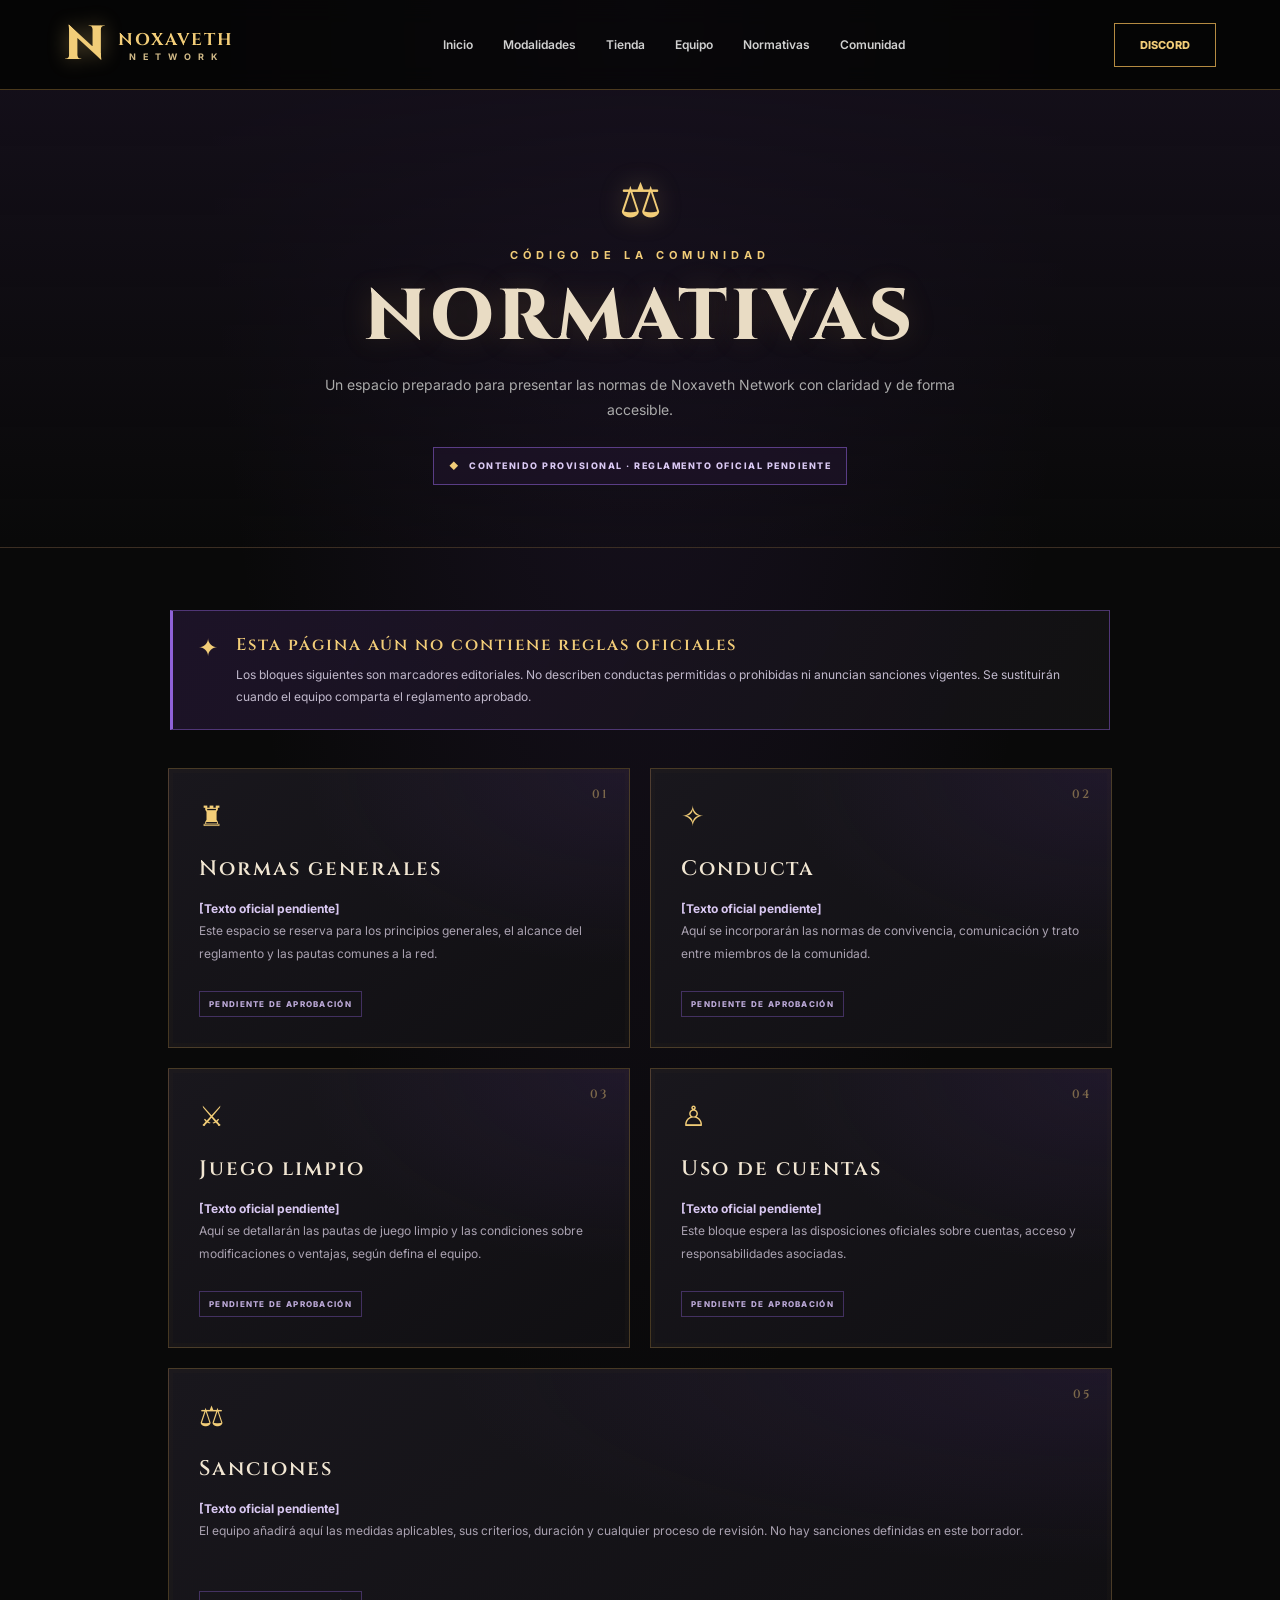
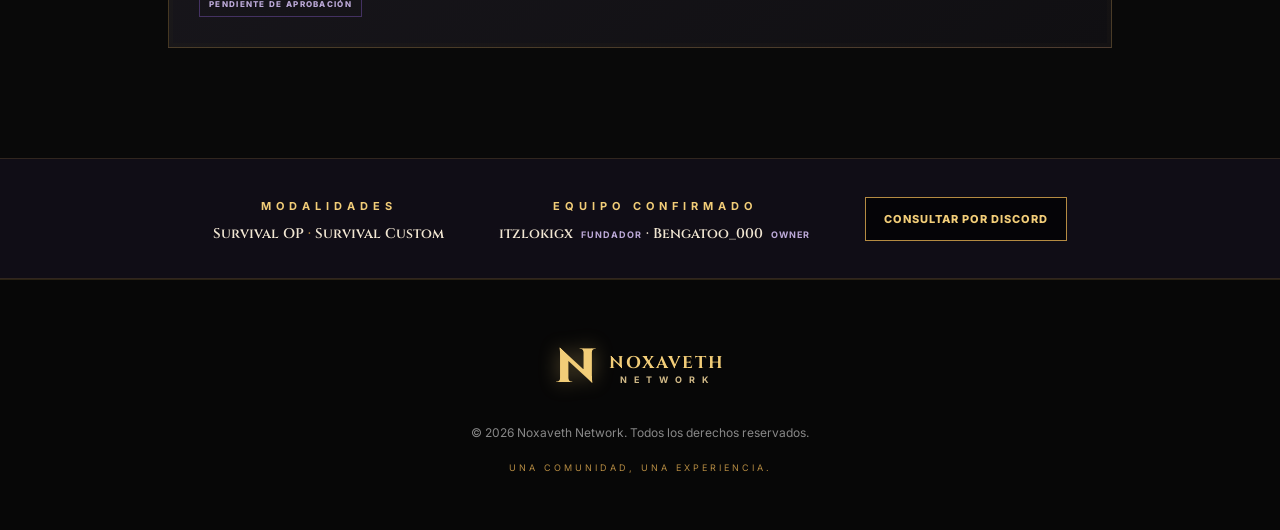
<file: normativas.html>
<!DOCTYPE html>
<html lang="es">
<head>
    <meta charset="UTF-8">
    <meta name="viewport" content="width=device-width, initial-scale=1.0">
    <meta name="description" content="Consulta la estructura provisional de normativas de Noxaveth Network. El reglamento oficial está pendiente de publicación.">
    <meta name="theme-color" content="#090909">
    <title>Normativas | Noxaveth Network</title>
    <link rel="stylesheet" href="./style.css">
    <link rel="preconnect" href="https://fonts.googleapis.com">
    <link rel="preconnect" href="https://fonts.gstatic.com" crossorigin>
    <link href="https://fonts.googleapis.com/css2?family=Cinzel:wght@400;500;600;700;800&family=Inter:wght@400;500;600;700;800&display=swap" rel="stylesheet">
<style>
/* NORMATIVAS */
.rules-body { min-height: 100vh; background: radial-gradient(ellipse at 50% 0%, rgba(91,53,139,.2), transparent 48%), #090909; }
.rules-navbar { position: relative; }
.rules-hero { padding: 80px 7% 62px; text-align: center; border-bottom: 1px solid rgba(181,139,66,.25); background: linear-gradient(180deg, rgba(20,15,26,.92), rgba(9,9,9,.2)); }
.rules-hero-mark { margin-bottom: 14px; color: var(--gold-light); font-size: 48px; text-shadow: 0 0 24px rgba(242,205,120,.35); }
.rules-hero h1 { margin: 15px 0; color: #E9DCC4; font: 800 clamp(38px,7vw,72px)/1.1 'Cinzel',serif; letter-spacing: 4px; text-shadow: 0 0 30px rgba(181,139,66,.2); }
.rules-hero > p { max-width: 630px; margin: 0 auto 24px; color: var(--text-muted); font-size: 14px; line-height: 1.8; }
.rules-status { display: inline-flex; align-items: center; gap: 9px; padding: 11px 15px; border: 1px solid rgba(143,98,216,.55); background: rgba(33,21,47,.55); color: #D9C8F2; font-size: 9px; font-weight: 800; letter-spacing: 1.5px; line-height: 1.6; }
.rules-status span { color: var(--gold-light); }
.rules-content { max-width: 1200px; margin: 0 auto; padding-top: 62px; }
.rules-notice { display: flex; gap: 18px; align-items: flex-start; max-width: 940px; margin: 0 auto 38px; padding: 22px 25px; text-align: left; background: linear-gradient(120deg,rgba(33,21,47,.8),rgba(18,18,18,.9)); border: 1px solid rgba(143,98,216,.45); border-left: 3px solid var(--purple); }
.rules-notice-icon { color: var(--gold-light); font-size: 24px; }
.rules-notice h2 { margin: 0 0 8px; color: var(--gold-light); font: 600 17px 'Cinzel',serif; }
.rules-notice p { color: #C1B9CC; font-size: 12px; line-height: 1.8; }
.rules-grid { display: grid; grid-template-columns: repeat(2,minmax(0,1fr)); gap: 20px; text-align: left; }
.rule-card { position: relative; min-height: 255px; padding: 30px; overflow: hidden; background: radial-gradient(ellipse at 100% 0%,rgba(91,53,139,.16),transparent 50%),linear-gradient(145deg,#19171d,#100f12); border: 1px solid rgba(181,139,66,.32); box-shadow: inset 0 0 0 4px rgba(181,139,66,.025); }
.rule-number { position:absolute; top:17px; right:20px; color:rgba(242,205,120,.45); font:600 12px 'Cinzel',serif; letter-spacing:2px; }
.rule-icon { display:block; margin-bottom:15px; color:var(--gold-light); font-size:28px; }
.rule-card h2 { margin-bottom:15px; color:#F1E6D2; font:600 21px 'Cinzel',serif; }
.rule-placeholder { min-height:75px; color:#AAA2B1; font-size:12px; line-height:1.85; }
.rule-placeholder strong { color:#D9C8F2; font-weight:700; }
.rule-tag { display:inline-block; margin-top:18px; padding:7px 9px; border:1px solid rgba(143,98,216,.38); color:#BCA9D8; font-size:8px; font-weight:800; letter-spacing:1.3px; }
.rule-card-wide { grid-column:1/-1; min-height:210px; }
.rules-context { display:flex; flex-wrap:wrap; justify-content:center; align-items:center; gap:32px 55px; padding:35px 7%; background:#100D16; border-top:1px solid rgba(181,139,66,.2); border-bottom:1px solid rgba(181,139,66,.2); text-align:center; }
.rules-context p { margin-top:10px; color:#F1E6D2; font:600 14px 'Cinzel',serif; }
.rules-context p span { color:var(--gold); }
.rules-context p small { margin-left:4px; color:#BCA9D8; font:700 9px 'Inter',sans-serif; letter-spacing:1px; }
.rules-context .button-secondary { min-width:190px; padding:14px 18px; }
.rules-footer { margin-top:0; }
@media(max-width:650px) { .rules-hero { padding:55px 7% 42px; } .rules-hero h1 { letter-spacing:2px; } .rules-status { max-width:100%; font-size:8px; } .rules-content { padding-top:42px; } .rules-notice { padding:18px; } .rules-grid { grid-template-columns:1fr; gap:15px; } .rule-card,.rule-card-wide { grid-column:auto; min-height:0; padding:25px 22px; } .rule-placeholder { min-height:0; } .rules-context { flex-direction:column; gap:24px; } }
</style>
</head>
<body class="rules-body">
    <header class="navbar rules-navbar">
        <a href="./index.html#inicio" class="logo" aria-label="Noxaveth Network, inicio">
            <span class="logo-symbol">N</span>
            <span class="logo-text">NOXAVETH<small>NETWORK</small></span>
        </a>
        <nav class="nav-links" aria-label="Navegación principal">
            <a href="./index.html#inicio">Inicio</a>
            <a href="./index.html#modalidades">Modalidades</a>
            <a href="./index.html#tienda">Tienda</a>
            <a href="./index.html#equipo">Equipo</a>
            <a href="./normativas.html" aria-current="page">Normativas</a>
            <a href="./index.html#comunidad">Comunidad</a>
        </nav>
        <a href="https://discord.gg/g8jsHgKY6k" class="nav-button" target="_blank" rel="noopener noreferrer">DISCORD</a>
    </header>

    <main>
        <section class="rules-hero">
            <div class="rules-hero-mark" aria-hidden="true">⚖</div>
            <span class="section-subtitle">CÓDIGO DE LA COMUNIDAD</span>
            <h1>NORMATIVAS</h1>
            <p>Un espacio preparado para presentar las normas de Noxaveth Network con claridad y de forma accesible.</p>
            <span class="rules-status"><span aria-hidden="true">◆</span> CONTENIDO PROVISIONAL · REGLAMENTO OFICIAL PENDIENTE</span>
        </section>

        <section class="rules-content section" aria-labelledby="rules-overview-title">
            <div class="rules-notice" role="note">
                <span class="rules-notice-icon" aria-hidden="true">✦</span>
                <div>
                    <h2 id="rules-overview-title">Esta página aún no contiene reglas oficiales</h2>
                    <p>Los bloques siguientes son marcadores editoriales. No describen conductas permitidas o prohibidas ni anuncian sanciones vigentes. Se sustituirán cuando el equipo comparta el reglamento aprobado.</p>
                </div>
            </div>

            <div class="rules-grid">
                <article class="rule-card" id="normas-generales">
                    <span class="rule-number">01</span><span class="rule-icon" aria-hidden="true">♜</span>
                    <h2>Normas generales</h2>
                    <p class="rule-placeholder"><strong>[Texto oficial pendiente]</strong><br>Este espacio se reserva para los principios generales, el alcance del reglamento y las pautas comunes a la red.</p>
                    <span class="rule-tag">PENDIENTE DE APROBACIÓN</span>
                </article>
                <article class="rule-card" id="conducta">
                    <span class="rule-number">02</span><span class="rule-icon" aria-hidden="true">✧</span>
                    <h2>Conducta</h2>
                    <p class="rule-placeholder"><strong>[Texto oficial pendiente]</strong><br>Aquí se incorporarán las normas de convivencia, comunicación y trato entre miembros de la comunidad.</p>
                    <span class="rule-tag">PENDIENTE DE APROBACIÓN</span>
                </article>
                <article class="rule-card" id="juego-limpio">
                    <span class="rule-number">03</span><span class="rule-icon" aria-hidden="true">⚔</span>
                    <h2>Juego limpio</h2>
                    <p class="rule-placeholder"><strong>[Texto oficial pendiente]</strong><br>Aquí se detallarán las pautas de juego limpio y las condiciones sobre modificaciones o ventajas, según defina el equipo.</p>
                    <span class="rule-tag">PENDIENTE DE APROBACIÓN</span>
                </article>
                <article class="rule-card" id="cuentas">
                    <span class="rule-number">04</span><span class="rule-icon" aria-hidden="true">♙</span>
                    <h2>Uso de cuentas</h2>
                    <p class="rule-placeholder"><strong>[Texto oficial pendiente]</strong><br>Este bloque espera las disposiciones oficiales sobre cuentas, acceso y responsabilidades asociadas.</p>
                    <span class="rule-tag">PENDIENTE DE APROBACIÓN</span>
                </article>
                <article class="rule-card rule-card-wide" id="sanciones">
                    <span class="rule-number">05</span><span class="rule-icon" aria-hidden="true">⚖</span>
                    <h2>Sanciones</h2>
                    <p class="rule-placeholder"><strong>[Texto oficial pendiente]</strong><br>El equipo añadirá aquí las medidas aplicables, sus criterios, duración y cualquier proceso de revisión. No hay sanciones definidas en este borrador.</p>
                    <span class="rule-tag">PENDIENTE DE APROBACIÓN</span>
                </article>
            </div>
        </section>

        <section class="rules-context" aria-label="Información de Noxaveth Network">
            <div><span class="section-subtitle">MODALIDADES</span><p>Survival OP <span>·</span> Survival Custom</p></div>
            <div><span class="section-subtitle">EQUIPO CONFIRMADO</span><p>itzlokigx <small>FUNDADOR</small> · Bengatoo_000 <small>OWNER</small></p></div>
            <a href="https://discord.gg/g8jsHgKY6k" class="button-secondary" target="_blank" rel="noopener noreferrer">CONSULTAR POR DISCORD</a>
        </section>
    </main>

    <footer class="footer rules-footer">
        <a href="./index.html#inicio" class="logo"><span class="logo-symbol">N</span><span class="logo-text">NOXAVETH<small>NETWORK</small></span></a>
        <p>© 2026 Noxaveth Network. Todos los derechos reservados.</p>
        <span>UNA COMUNIDAD, UNA EXPERIENCIA.</span>
    </footer>
    <div id="notification" class="notification" role="status" aria-live="polite"></div>
    <script src="./script.js"></script>
</body>
</html>
</file>
<file: style.css>
/* =========================================
   NOXAVETH NETWORK
   PREMIUM DARK FANTASY
========================================= */

:root {
    --background: #090909;
    --background-secondary: #121212;
    --gold: #B58B42;
    --gold-light: #F2CD78;
    --purple: #8F62D8;
    --purple-deep: #21152F;
    --text: #FFFFFF;
    --text-muted: #AAAAAA;
}

* {
    margin: 0;
    padding: 0;
    box-sizing: border-box;
    scroll-behavior: smooth;
}

body {
    background: var(--background);
    color: var(--text);
    font-family: 'Inter', sans-serif;
    overflow-x: hidden;
}

a {
    color: inherit;
    text-decoration: none;
}

/* NAVEGACIÓN */

.navbar {
    height: 90px;
    width: 100%;
    padding: 0 5%;
    display: flex;
    align-items: center;
    justify-content: space-between;
    position: absolute;
    top: 0;
    z-index: 20;
    background: rgba(5, 5, 5, 0.82);
    border-bottom: 1px solid rgba(181, 139, 66, 0.4);
    backdrop-filter: blur(12px);
}

.logo {
    display: flex;
    align-items: center;
    gap: 12px;
}

.logo-symbol {
    font-family: 'Cinzel', serif;
    font-size: 48px;
    font-weight: 800;
    color: var(--gold-light);
    text-shadow: 0 0 20px rgba(242, 205, 120, 0.4);
}

.logo-text {
    font-family: 'Cinzel', serif;
    font-size: 17px;
    font-weight: 700;
    letter-spacing: 2px;
    color: var(--gold-light);
}

.logo-text small {
    display: block;
    font-family: 'Inter', sans-serif;
    font-size: 9px;
    letter-spacing: 7px;
    text-align: center;
    color: #D0B987;
}

.nav-links {
    display: flex;
    align-items: center;
    gap: 30px;
}

.nav-links a {
    font-size: 12px;
    font-weight: 600;
    color: #D0D0D0;
    transition: 0.3s;
}

.nav-links a:hover {
    color: var(--gold-light);
}

.nav-button {
    padding: 14px 25px;
    border: 1px solid var(--gold);
    color: var(--gold-light);
    font-size: 11px;
    font-weight: 800;
    transition: 0.3s;
}

.nav-button:hover {
    background: var(--gold);
    color: #090909;
}

/* PORTADA */

.hero {
    position: relative;
    min-height: 850px;
    height: 100vh;
    max-height: 1050px;
    display: flex;
    justify-content: center;
    align-items: center;
    overflow: hidden;
    background: #090909;
}

.hero-background {
    position: absolute;
    inset: 0;

    background-color: #15111B;

    background-image:
        linear-gradient(
            180deg,
            rgba(0, 0, 0, 0.45),
            rgba(0, 0, 0, 0.12) 35%,
            rgba(0, 0, 0, 0.3) 65%,
            #090909 100%
        ),
        linear-gradient(
            90deg,
            rgba(0, 0, 0, 0.2),
            transparent,
            rgba(0, 0, 0, 0.2)
        ),
        url("./noxaveth-hero.png");

    background-size: cover;
    background-position: center;
    background-repeat: no-repeat;

    animation: backgroundAppear 1.5s ease forwards;
}

@keyframes backgroundAppear {
    from {
        opacity: 0.5;
        transform: scale(1.08);
    }

    to {
        opacity: 1;
        transform: scale(1);
    }
}

.hero-content {
    position: relative;
    z-index: 2;
    text-align: center;
    width: 90%;
    max-width: 950px;
    padding-top: 65px;
    animation: contentAppear 1.2s ease;
}

@keyframes contentAppear {
    from {
        opacity: 0;
        transform: translateY(30px);
    }

    to {
        opacity: 1;
        transform: translateY(0);
    }
}

.hero-crown {
    font-size: 75px;
    color: var(--gold-light);
    text-shadow: 0 0 25px rgba(242, 205, 120, 0.65);
    margin-bottom: 5px;
}

.hero-subtitle {
    display: block;
    color: var(--gold-light);
    font-family: 'Cinzel', serif;
    font-size: 14px;
    font-weight: 600;
    letter-spacing: 6px;
    margin-bottom: 25px;
}

.hero h1 {
    font-family: 'Cinzel', serif;
    font-size: clamp(65px, 10vw, 125px);
    font-weight: 800;
    line-height: 1;
    letter-spacing: 4px;
    color: #E9DCC4;
    text-shadow:
        0 3px 0 #80643B,
        0 8px 20px rgba(0, 0, 0, 0.9),
        0 0 35px rgba(181, 139, 66, 0.3);
}

.hero-divider {
    display: flex;
    justify-content: center;
    align-items: center;
    gap: 25px;
    margin: 20px auto;
}

.hero-divider span {
    width: 100px;
    height: 1px;
    background: linear-gradient(90deg, transparent, var(--gold-light));
}

.hero-divider span:last-child {
    transform: rotate(180deg);
}

.hero-divider strong {
    font-family: 'Cinzel', serif;
    font-size: 30px;
    letter-spacing: 15px;
    padding-left: 15px;
    color: var(--gold-light);
}

.hero-description {
    max-width: 570px;
    margin: 30px auto;
    color: #E0E0E0;
    font-size: 15px;
    line-height: 1.9;
    text-shadow: 0 2px 8px #000;
}

.version-label,
.connection-version {
    display: inline-block;
    padding: 9px 16px;
    border: 1px solid rgba(242, 205, 120, 0.5);
    background: rgba(0, 0, 0, 0.65);
    color: var(--gold-light);
    font-size: 10px;
    font-weight: 700;
    letter-spacing: 2px;
}

.hero-buttons {
    display: flex;
    justify-content: center;
    gap: 25px;
    flex-wrap: wrap;
    margin-top: 35px;
}

/* BOTONES */

.button-primary,
.button-secondary {
    min-width: 230px;
    padding: 18px 25px;
    display: inline-flex;
    justify-content: center;
    align-items: center;
    gap: 12px;
    font-size: 11px;
    font-weight: 800;
    letter-spacing: 1px;
    transition: 0.3s;
}

.button-primary {
    color: #15100A;
    background: linear-gradient(135deg, #F6D88D, #C0923F, #E9BD66);
    border: 1px solid #FFE5A4;
    box-shadow: 0 0 20px rgba(181, 139, 66, 0.3);
}

.button-primary:hover {
    transform: translateY(-4px);
    box-shadow: 0 0 35px rgba(242, 205, 120, 0.6);
}

.button-secondary {
    color: var(--gold-light);
    border: 1px solid var(--gold);
    background: rgba(0, 0, 0, 0.7);
}

.button-secondary:hover {
    background: rgba(181, 139, 66, 0.18);
    transform: translateY(-4px);
}

/* INDICADOR */

.scroll-indicator {
    position: absolute;
    bottom: 35px;
    left: 50%;
    transform: translateX(-50%);
    display: flex;
    flex-direction: column;
    align-items: center;
    gap: 12px;
    font-size: 10px;
    letter-spacing: 3px;
    color: var(--gold-light);
    z-index: 2;
}

.scroll-icon {
    width: 18px;
    height: 29px;
    border: 1px solid var(--gold-light);
    border-radius: 12px;
    position: relative;
}

.scroll-icon::after {
    content: "";
    position: absolute;
    width: 3px;
    height: 6px;
    top: 5px;
    left: 7px;
    background: var(--gold-light);
    border-radius: 5px;
    animation: scrollMove 1.5s infinite;
}

@keyframes scrollMove {
    0% { opacity: 0; transform: translateY(0); }
    50% { opacity: 1; }
    100% { opacity: 0; transform: translateY(10px); }
}

/* CARACTERÍSTICAS */

.features {
    display: grid;
    grid-template-columns: repeat(4, 1fr);
    padding: 35px 7%;
    background: #0D0D0D;
    border-top: 1px solid rgba(181, 139, 66, 0.5);
    border-bottom: 1px solid rgba(181, 139, 66, 0.2);
}

.feature-item {
    display: flex;
    justify-content: center;
    align-items: center;
    gap: 17px;
    padding: 10px;
    border-right: 1px solid rgba(181, 139, 66, 0.3);
}

.feature-item:last-child {
    border-right: none;
}

.feature-icon {
    font-size: 35px;
    color: var(--gold-light);
}

.feature-item h3 {
    font-family: 'Cinzel', serif;
    font-size: 12px;
    color: var(--gold-light);
    letter-spacing: 1px;
}

.feature-item p {
    font-size: 10px;
    color: var(--text-muted);
    margin-top: 7px;
}

/* SECCIONES */

.section {
    padding: 110px 10%;
    text-align: center;
}

.section-subtitle {
    color: var(--gold-light);
    font-size: 11px;
    font-weight: 700;
    letter-spacing: 5px;
}

.section h2,
.community h2 {
    font-family: 'Cinzel', serif;
    font-size: clamp(27px, 4vw, 43px);
    margin: 22px 0;
    letter-spacing: 2px;
}

.section-description {
    color: var(--text-muted);
    font-size: 14px;
    margin-bottom: 55px;
    line-height: 1.8;
}

/* MODALIDADES */

.game-grid {
    display: grid;
    grid-template-columns: repeat(3, 1fr);
    gap: 25px;
}

.game-card {
    position: relative;
    background: linear-gradient(145deg, #191919, #101010);
    border: 1px solid rgba(181, 139, 66, 0.2);
    padding: 45px 25px;
    min-height: 270px;
    transition: 0.35s;
}

.game-card:hover {
    transform: translateY(-9px);
    border-color: var(--gold);
    box-shadow: 0 10px 35px rgba(181, 139, 66, 0.12);
}

.card-icon {
    display: block;
    font-size: 35px;
    color: var(--gold-light);
    margin-bottom: 20px;
}

.game-card h3 {
    font-family: 'Cinzel', serif;
    color: var(--gold-light);
    font-size: 20px;
    margin-bottom: 15px;
}

.game-card p {
    color: var(--text-muted);
    font-size: 13px;
    line-height: 1.9;
    margin-top: 15px;
}

.mode-status,
.mode-version {
    display: inline-block;
    font-size: 9px;
    font-weight: 800;
    letter-spacing: 1.5px;
    padding: 8px 12px;
    margin-top: 8px;
}

.mode-status {
    color: var(--gold-light);
    border: 1px solid rgba(181, 139, 66, 0.5);
    background: rgba(181, 139, 66, 0.08);
}

.mode-version {
    color: #999;
    border: 1px solid #353535;
}

/* COMUNIDAD */

.community {
    padding: 110px 10%;
    text-align: center;
    background: linear-gradient(135deg, #1B160E, #0A0A0A);
    border-top: 1px solid rgba(181, 139, 66, 0.25);
    border-bottom: 1px solid rgba(181, 139, 66, 0.25);
}

.community p {
    color: var(--text-muted);
    font-size: 14px;
    margin: 25px auto 35px;
    max-width: 570px;
    line-height: 1.9;
}

/* EQUIPO ADMINISTRATIVO */

/* TIENDA */

.shop-section {
    position: relative;
    overflow: hidden;
    background:
        radial-gradient(ellipse at 50% 0%, rgba(91, 53, 139, 0.2), transparent 58%),
        linear-gradient(180deg, #100D16, #090909);
}

.rank-tiers {
    display: grid;
    gap: 25px;
    max-width: 1050px;
    margin: 0 auto;
    text-align: left;
}

.rank-tier {
    padding: 24px;
    background: linear-gradient(145deg, rgba(27, 23, 33, 0.94), rgba(13, 12, 16, 0.96));
    border: 1px solid rgba(181, 139, 66, 0.4);
    box-shadow: inset 0 0 0 4px rgba(181, 139, 66, 0.035);
}

.rank-tier-heading {
    margin-bottom: 18px;
    text-align: center;
}

.rank-tier-heading h3 {
    margin-top: 7px;
    color: var(--gold-light);
    font-family: 'Cinzel', serif;
    font-size: clamp(19px, 3vw, 25px);
}

.rank-tier-heading p {
    margin-top: 5px;
    color: #BCA9D8;
    font-size: 11px;
    letter-spacing: 1px;
}

.rank-grid {
    display: grid;
    grid-template-columns: repeat(4, minmax(0, 1fr));
    gap: 13px;
}

.rank-card {
    min-width: 0;
    padding: 17px 10px;
    text-align: center;
    background: rgba(8, 7, 10, 0.72);
    border: 1px solid rgba(181, 139, 66, 0.3);
    transition: transform 0.25s, border-color 0.25s, background 0.25s;
}

.rank-card:hover {
    transform: translateY(-4px);
    background: rgba(33, 21, 47, 0.82);
    border-color: var(--gold-light);
}

.rank-art {
    display: block;
    width: 100%;
    aspect-ratio: 1.45;
    object-fit: contain;
    background: #0B0D12;
    border: 1px solid rgba(143, 98, 216, 0.2);
}

.rank-card h4 {
    margin-top: 5px;
    color: #F1E6D2;
    font-family: 'Cinzel', serif;
    font-size: 15px;
    overflow-wrap: anywhere;
}

.rank-card p {
    margin-top: 8px;
    color: var(--gold-light);
    font-size: 14px;
    font-weight: 800;
    letter-spacing: 0.5px;
}

.rank-grid-ultimate {
    grid-template-columns: repeat(2, minmax(0, 1fr));
}

.shop-grid {
    display: grid;
    grid-template-columns: repeat(2, minmax(0, 330px));
    justify-content: center;
    gap: 26px;
    max-width: 740px;
    margin: 0 auto;
}

.shop-card {
    display: flex;
    flex-direction: column;
    align-items: center;
    min-height: 335px;
    padding: 30px 24px;
    background:
        radial-gradient(ellipse at 50% 0%, rgba(91, 53, 139, 0.2), transparent 58%),
        linear-gradient(155deg, #1B1721, #0D0C10 72%);
    border: 1px solid rgba(181, 139, 66, 0.55);
    box-shadow: inset 0 0 0 5px rgba(181, 139, 66, 0.05),
                0 14px 38px rgba(0, 0, 0, 0.3);
    transition: transform 0.35s, border-color 0.35s, box-shadow 0.35s;
}

.shop-card:hover {
    transform: translateY(-7px);
    border-color: var(--gold-light);
    box-shadow: 0 18px 42px rgba(91, 53, 139, 0.2);
}

.shop-emblem {
    color: var(--gold-light);
    font-size: 43px;
    line-height: 1;
    text-shadow: 0 0 22px rgba(242, 205, 120, 0.35);
}

.shop-tag {
    margin-top: 16px;
    color: #BCA9D8;
    font-size: 9px;
    font-weight: 700;
    letter-spacing: 2px;
}

.shop-card h3 {
    margin-top: 9px;
    color: var(--gold-light);
    font-family: 'Cinzel', serif;
    font-size: 22px;
}

.shop-card p {
    max-width: 250px;
    margin: 13px auto 20px;
    color: var(--text-muted);
    font-size: 13px;
    line-height: 1.8;
    text-align: center;
}

.shop-card .button-secondary {
    width: 100%;
    margin-top: auto;
    font-size: 10px;
}

.shop-note {
    margin: 20px 0 42px;
    color: #9D91AA;
    font-size: 11px;
    line-height: 1.7;
}

.staff-section {
    position: relative;
    overflow: hidden;
    background:
        radial-gradient(ellipse at 50% 0%, rgba(91, 53, 139, 0.2), transparent 58%),
        linear-gradient(180deg, #100D16, #090909);
}

.staff-grid {
    display: grid;
    grid-template-columns: repeat(2, minmax(0, 280px));
    justify-content: center;
    gap: 30px;
    max-width: 650px;
    margin: 0 auto;
}

.staff-card {
    position: relative;
    display: flex;
    min-height: 365px;
    flex-direction: column;
    align-items: center;
    padding: 24px 22px 28px;
    overflow: hidden;
    background:
        radial-gradient(ellipse at 50% 38%, rgba(91, 53, 139, 0.2), transparent 54%),
        linear-gradient(155deg, #1B1721, #0D0C10 72%);
    border: 1px solid rgba(181, 139, 66, 0.58);
    box-shadow: inset 0 0 0 5px rgba(181, 139, 66, 0.055),
                0 14px 38px rgba(0, 0, 0, 0.35);
    transition: transform 0.35s, border-color 0.35s, box-shadow 0.35s;
}

.staff-card::before,
.staff-card::after {
    position: absolute;
    width: 34px;
    height: 34px;
    content: "";
    pointer-events: none;
}

.staff-card::before {
    top: 8px;
    left: 8px;
    border-top: 1px solid var(--gold-light);
    border-left: 1px solid var(--gold-light);
}

.staff-card::after {
    right: 8px;
    bottom: 8px;
    border-right: 1px solid var(--gold-light);
    border-bottom: 1px solid var(--gold-light);
}

.staff-card:hover {
    transform: translateY(-8px);
    border-color: var(--gold-light);
    box-shadow: inset 0 0 0 5px rgba(181, 139, 66, 0.08),
                0 18px 45px rgba(91, 53, 139, 0.22);
}

.staff-rank {
    position: relative;
    z-index: 1;
    min-width: 145px;
    padding: 10px 24px;
    color: #1B1408;
    background: linear-gradient(135deg, #F6D88D, #B58B42 50%, #E9BD66);
    border: 1px solid #FFE5A4;
    box-shadow: 0 4px 18px rgba(181, 139, 66, 0.2);
    font-family: 'Cinzel', serif;
    font-size: 12px;
    font-weight: 800;
    letter-spacing: 2px;
    text-align: center;
}

.staff-avatar-frame {
    width: 205px;
    height: 210px;
    display: flex;
    justify-content: center;
    align-items: flex-end;
    margin-top: 17px;
    overflow: hidden;
    background: radial-gradient(ellipse at 50% 82%, rgba(181, 139, 66, 0.2), transparent 64%);
    border-bottom: 1px solid rgba(242, 205, 120, 0.35);
}

.staff-avatar {
    display: block;
    width: 100%;
    height: 100%;
    object-fit: contain;
    object-position: center bottom;
    image-rendering: pixelated;
    filter: drop-shadow(0 0 16px rgba(143, 98, 216, 0.18));
}

.staff-card h3 {
    margin-top: 20px;
    color: #F1E6D2;
    font-family: 'Cinzel', serif;
    font-size: 20px;
    font-weight: 700;
    letter-spacing: 0.5px;
    overflow-wrap: anywhere;
}

.staff-edition {
    margin-top: 9px;
    color: #BCA9D8;
    font-size: 9px;
    font-weight: 700;
    letter-spacing: 1.4px;
    text-align: center;
}

/* CONEXIÓN */

.connection {
    background: #101010;
}

.connection-version {
    margin-bottom: 20px;
}

.server-ip {
    display: flex;
    flex-wrap: wrap;
    justify-content: center;
    align-items: center;
    gap: 15px;
    padding: 20px;
    margin: 25px auto 0;
    width: fit-content;
    max-width: 100%;
    background: #191919;
    border: 1px solid var(--gold);
    color: var(--gold-light);
    font-size: 12px;
    font-weight: 700;
}

#copyIpButton {
    padding: 12px 18px;
    border: none;
    background: var(--gold);
    color: #101010;
    font-size: 10px;
    font-weight: 800;
    cursor: pointer;
    transition: 0.3s;
}

#copyIpButton:hover:not(:disabled) {
    background: var(--gold-light);
}

#copyIpButton:disabled {
    opacity: 0.45;
    cursor: not-allowed;
}

/* FOOTER */

.footer {
    padding: 55px 10%;
    text-align: center;
    background: #070707;
    border-top: 1px solid rgba(181, 139, 66, 0.2);
}

.footer .logo {
    justify-content: center;
}

.footer p {
    margin: 25px 0 15px;
    font-size: 12px;
    color: #888;
}

.footer > span {
    color: var(--gold);
    font-size: 9px;
    letter-spacing: 3px;
}

/* NOTIFICACIONES */

.notification {
    position: fixed;
    bottom: 30px;
    right: 30px;
    padding: 16px 25px;
    background: #191919;
    border: 1px solid var(--gold);
    color: var(--gold-light);
    font-size: 13px;
    opacity: 0;
    transform: translateY(20px);
    pointer-events: none;
    transition: 0.3s;
    z-index: 100;
}

.notification.show {
    opacity: 1;
    transform: translateY(0);
}

/* ANIMACIONES */

.reveal {
    opacity: 0;
    transform: translateY(30px);
    transition: opacity 0.8s ease, transform 0.8s ease;
}

.reveal.active {
    opacity: 1;
    transform: translateY(0);
}

/* TABLETS */

@media (max-width: 1000px) {

    .navbar {
        padding: 0 3%;
    }

    .nav-links {
        gap: 17px;
    }

    .nav-links a {
        font-size: 11px;
    }

    .features {
        grid-template-columns: repeat(2, 1fr);
        gap: 20px;
    }

    .feature-item:nth-child(2) {
        border-right: none;
    }
}

/* MÓVILES */

@media (max-width: 650px) {

    .navbar {
        min-height: 85px;
        height: auto;
        padding: 12px 5%;
        flex-wrap: wrap;
        justify-content: center;
        gap: 10px;
    }

    .logo-symbol {
        font-size: 38px;
    }

    .logo-text {
        font-size: 14px;
    }

    .nav-links {
        width: 100%;
        justify-content: center;
        flex-wrap: wrap;
        gap: 17px;
        padding: 8px 0;
    }

    .nav-links a {
        font-size: 10px;
    }

    .nav-button {
        display: none;
    }

    .hero {
        min-height: 750px;
        height: 100vh;
    }

    .hero-background {
        background-position: 55% center;
    }

    .hero-content {
        padding-top: 130px;
    }

    .hero-crown {
        font-size: 55px;
    }

    .hero-subtitle {
        font-size: 9px;
        letter-spacing: 3px;
    }

    .hero h1 {
        font-size: clamp(43px, 12vw, 70px);
        letter-spacing: 1px;
    }

    .hero-divider {
        gap: 12px;
    }

    .hero-divider span {
        width: 40px;
    }

    .hero-divider strong {
        font-size: 21px;
        letter-spacing: 8px;
        padding-left: 8px;
    }

    .hero-description {
        font-size: 13px;
        padding: 0 8px;
    }

    .hero-buttons {
        flex-direction: column;
        align-items: center;
        gap: 15px;
    }

    .button-primary,
    .button-secondary {
        width: 100%;
        max-width: 280px;
    }

    .scroll-indicator {
        bottom: 20px;
        font-size: 8px;
    }

    .features {
        grid-template-columns: 1fr;
        padding: 25px 8%;
    }

    .feature-item {
        justify-content: flex-start;
        border-right: none;
        border-bottom: 1px solid rgba(181, 139, 66, 0.2);
        padding: 18px 10px;
    }

    .feature-item:last-child {
        border-bottom: none;
    }

    .section,
    .community {
        padding: 80px 7%;
    }

    .game-grid {
        grid-template-columns: 1fr;
    }

    .staff-grid {
        grid-template-columns: minmax(0, 320px);
        gap: 22px;
    }

    .shop-grid {
        grid-template-columns: minmax(0, 340px);
        gap: 20px;
    }

    .rank-grid {
        grid-template-columns: repeat(2, minmax(0, 1fr));
    }

    .server-ip {
        flex-direction: column;
        font-size: 10px;
    }

    .notification {
        left: 15px;
        right: 15px;
        bottom: 15px;
        text-align: center;
    }
}

/* ACCESIBILIDAD */

@media (prefers-reduced-motion: reduce) {

    *,
    *::before,
    *::after {
        scroll-behavior: auto !important;
        animation-duration: 0.01ms !important;
        transition-duration: 0.01ms !important;
    }
}
</file>
